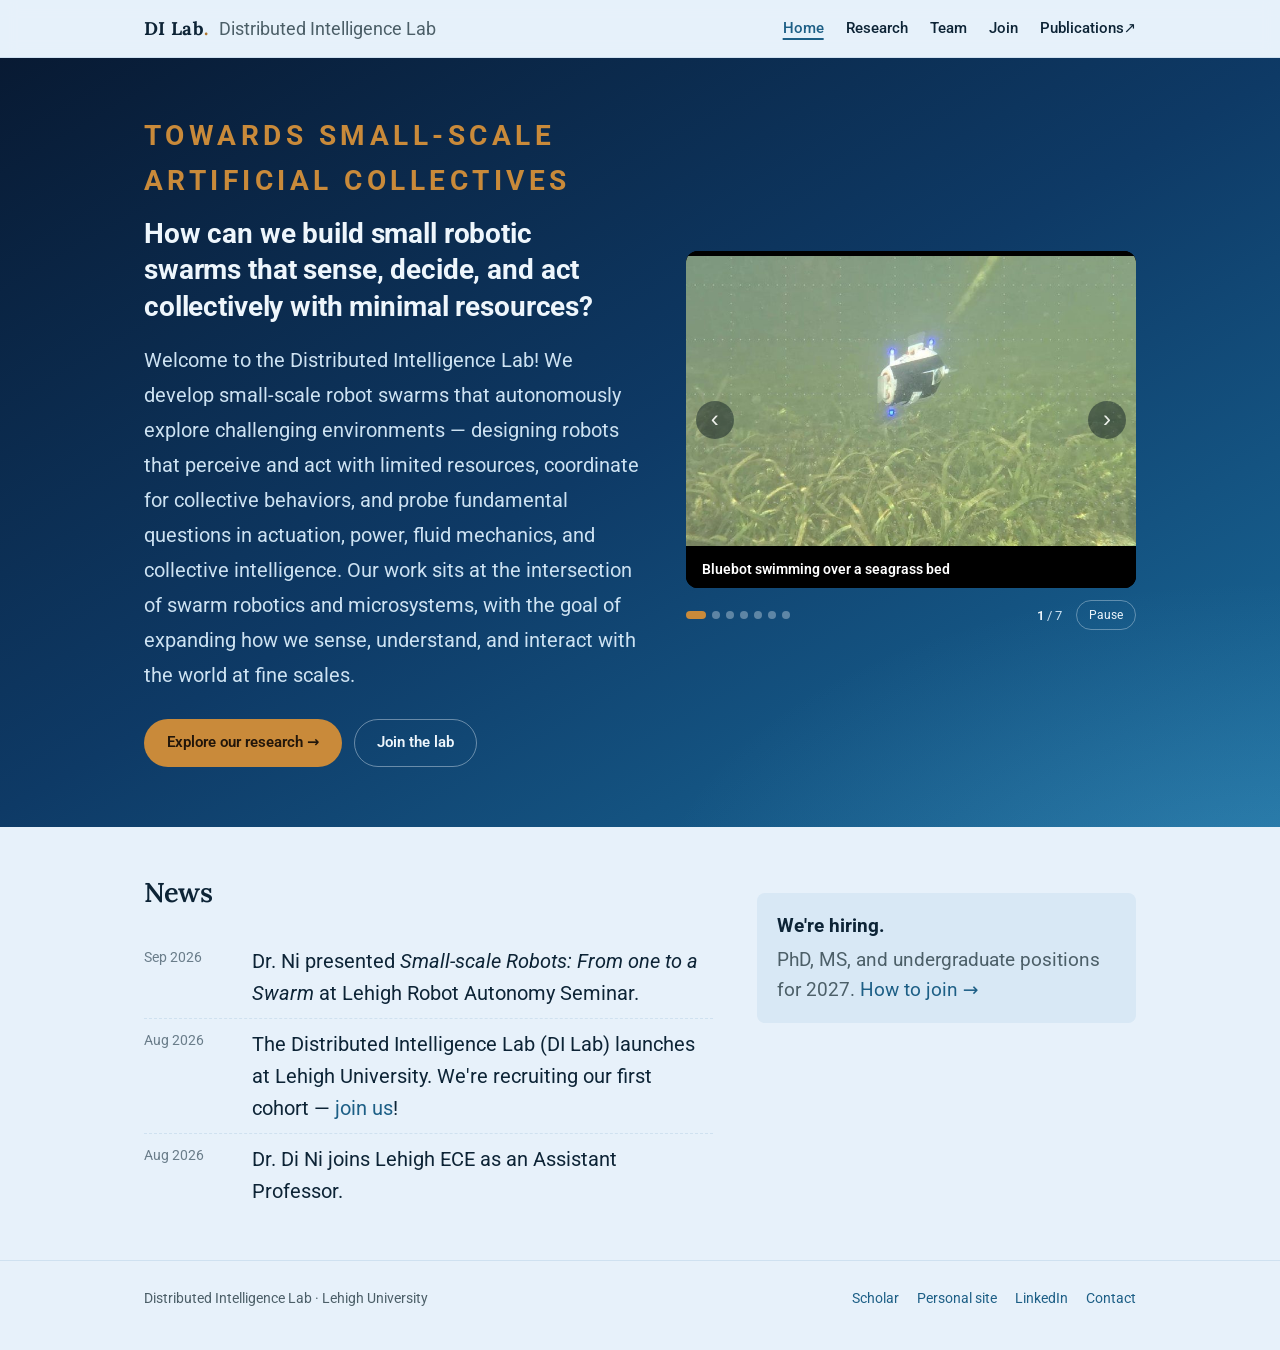
<file: index.html>
<!DOCTYPE html>
<html lang="en">
<head>
<meta charset="UTF-8">
<meta name="viewport" content="width=device-width, initial-scale=1.0">
<title>DI Lab — Lehigh University</title>
<meta name="description" content="The Distributed Intelligence Lab (DI Lab) at Lehigh University builds small, fish-inspired robot swarms that sense, decide, and act collectively with minimal resources.">
<link rel="preconnect" href="https://fonts.googleapis.com">
<link rel="preconnect" href="https://fonts.gstatic.com" crossorigin>
<link rel="stylesheet" href="https://fonts.googleapis.com/css2?family=Lora:ital,wght@0,400..700;1,400..700&family=Roboto:ital,wght@0,400;0,500;0,700;1,400&display=swap">
<link rel="stylesheet" href="styles.css">
<!-- Private visitor stats: https://dilab-lehigh.goatcounter.com -->
<script data-goatcounter="https://dilab-lehigh.goatcounter.com/count" async src="//gc.zgo.at/count.js"></script>
</head>
<body>
<header class="top">
  <div class="wrap">
    <a class="logo" href="index.html"><b>DI Lab<i>.</i></b><span>Distributed Intelligence Lab</span></a>
    <nav class="menu" aria-label="Main">
      <a href="index.html" aria-current="page">Home</a>
      <a href="research.html">Research</a>
      <a href="team.html">Team</a>
      <a href="join.html">Join</a>
      <a href="https://scholar.google.com/citations?hl=en&amp;user=r9lAqFUAAAAJ" target="_blank" rel="noopener">Publications↗</a>
    </nav>
  </div>
</header>

<main>
<div class="hero-band">
  <div class="wrap hero2">
    <div class="hero2-text">
      <!-- <p class="welcome">Welcome to the DI Lab</p> -->
      <span class="eyebrow">Towards small-scale artificial collectives</span>
      <h1>How can we build small robotic swarms that sense, decide, and act collectively with minimal resources?</h1>
      <p>Welcome to the Distributed Intelligence Lab! We develop small-scale robot swarms that autonomously explore challenging environments — designing robots that perceive and act with limited resources, coordinate for collective behaviors, and probe fundamental questions in actuation, power, fluid mechanics, and collective intelligence. Our work sits at the intersection of swarm robotics and microsystems, with the goal of expanding how we sense, understand, and interact with the world at fine scales.</p>
      <div class="hero-ctas">
        <a class="btn btn-primary" href="research.html">Explore our research →</a>
        <a class="btn btn-ghost" href="join.html">Join the lab</a>
      </div>
    </div>
    <div class="carousel" id="carousel" role="region" aria-roledescription="carousel" aria-label="Lab photos">
      <div class="viewport" tabindex="0">
        <div class="track"></div>
        <button type="button" class="arrow prev" aria-label="Previous photo">‹</button>
        <button type="button" class="arrow next" aria-label="Next photo">›</button>
      </div>
      <div class="c-controls">
        <div class="dots"></div>
        <span class="counter" aria-hidden="true"><b>1</b> / 1</span>
        <button type="button" class="playpause" aria-label="Pause slideshow">Pause</button>
      </div>
    </div>
  </div>
</div>

<section>
  <div class="wrap home-cols">
    <div>
      <h2>News</h2>
      <ul class="news">
  <!-- <li><time>Sep 2026</time><span>Dr. Ni will present <em>Towards Small-scale Artificial Collectives</em> at <a href="https://nrifrr-mtg26.org/" target="_blank" rel="noopener">NSF FRR 2026</a>.</span></li> -->
  <li><time>Sep 2026</time><span>Dr. Ni presented <em>Small-scale Robots: From one to a Swarm</em> at Lehigh Robot Autonomy Seminar.</span></li>
  <li><time>Aug 2026</time><span>The Distributed Intelligence Lab (DI Lab) launches at Lehigh University. We're recruiting our first cohort — <a href="join.html">join us</a>!</span></li>
  <li><time>Aug 2026</time><span>Dr. Di Ni joins Lehigh ECE as an Assistant Professor.</span></li>
</ul>
    </div>
    <div>
      <div class="callout"><b>We're hiring.</b><p>PhD, MS, and undergraduate positions for 2027. <a href="join.html">How to join →</a></p></div>
    </div>
  </div>
</section>
</main>

<script src="slideshow/slides.js"></script>
<script>
/* Home-page slideshow. Pictures come from the slideshow/ folder via
   slideshow/slides.json (kept up to date automatically — see README).
   The list below is only a fallback for when that file can't be loaded,
   e.g. when opening index.html straight from your computer. */
(function(){
  var FALLBACK=[{"file": "01 BlueSwarm - a school of vision-guided robot fish.jpg", "title": "BlueSwarm - a school of vision-guided robot fish"}, {"file": "02 From fish schools to robot formations.jpg", "title": "From fish schools to robot formations"}, {"file": "03 Diamond formation tracked by onboard LEDs.jpg", "title": "Diamond formation tracked by onboard LEDs"}, {"file": "04 Robots in the field - rocky shallows.jpg", "title": "Robots in the field - rocky shallows"}, {"file": "05 Swimming over a seagrass bed.jpg", "title": "Swimming over a seagrass bed"}, {"file": "06 Robot view - fisheye camera and depth estimate.jpg", "title": "Robot view - fisheye camera and depth estimate"}, {"file": "07 3D reconstruction of rock and coral.jpg", "title": "3D reconstruction of rock and coral"}, {"file": "08 Mangrove field study.jpg", "title": "Mangrove field study"}, {"file": "09 Hands-on outreach with students.jpg", "title": "Hands-on outreach with students"}];
  var root=document.getElementById('carousel'); if(!root) return;
  var track=root.querySelector('.track'), dotsBox=root.querySelector('.dots'),
      counter=root.querySelector('.counter'), pp=root.querySelector('.playpause'), vp=root.querySelector('.viewport');
  var slides=[], dots=[], n=0, i=0, timer=null, playing=true, hover=false, sig='';
  var reduce=window.matchMedia&&window.matchMedia('(prefers-reduced-motion: reduce)').matches;
  function titleFrom(f){ return f.replace(/\.[^.]+$/,'').replace(/^\d+[\s._-]+/,'').replace(/_/g,' ').trim(); }
  function build(list){
    list=(list||[]).filter(function(s){return s&&s.file;});
    var key=JSON.stringify(list); if(!list.length||key===sig) return; sig=key;
    track.innerHTML=''; dotsBox.innerHTML='';
    n=list.length; i=0;
    list.forEach(function(s,k){
      var t=s.title||titleFrom(s.file);
      var fig=document.createElement('figure'); fig.className='slide';
      fig.setAttribute('role','group'); fig.setAttribute('aria-roledescription','slide'); fig.setAttribute('aria-label',(k+1)+' of '+n);
      var img=document.createElement('img'); img.src='slideshow/'+encodeURIComponent(s.file); img.alt=t; if(k>1) img.loading='lazy';
      var cap=document.createElement('figcaption'); cap.textContent=t;
      fig.appendChild(img); fig.appendChild(cap); track.appendChild(fig);
      var d=document.createElement('button'); d.type='button'; d.className='dot'; d.setAttribute('aria-label','Show slide '+(k+1));
      d.addEventListener('click',function(){ go(k); restart(); }); dotsBox.appendChild(d);
    });
    slides=[].slice.call(track.children); dots=[].slice.call(dotsBox.children);
    root.querySelector('.c-controls').hidden = n<2; root.querySelector('.prev').hidden = n<2; root.querySelector('.next').hidden = n<2;
    go(0); if(playing) start();
  }
  function go(k){
    if(!n) return; i=(k+n)%n; track.style.transform='translateX('+(-100*i)+'%)';
    slides.forEach(function(s,j){ if(j===i) s.removeAttribute('aria-hidden'); else s.setAttribute('aria-hidden','true'); });
    dots.forEach(function(d,j){ if(j===i) d.setAttribute('aria-current','true'); else d.removeAttribute('aria-current'); });
    counter.innerHTML='<b>'+(i+1)+'</b> / '+n;
  }
  function tick(){ if(playing&&!hover&&n>1) go(i+1); }
  function start(){ stop(); timer=setInterval(tick,5000); }
  function stop(){ if(timer) clearInterval(timer); timer=null; }
  function restart(){ if(playing) start(); }
  function setPlaying(p){ playing=p; pp.textContent=p?'Pause':'Play'; pp.setAttribute('aria-label',p?'Pause slideshow':'Play slideshow'); p?start():stop(); }
  root.querySelector('.prev').addEventListener('click',function(){ go(i-1); restart(); });
  root.querySelector('.next').addEventListener('click',function(){ go(i+1); restart(); });
  pp.addEventListener('click',function(){ setPlaying(!playing); });
  root.addEventListener('mouseenter',function(){hover=true;}); root.addEventListener('mouseleave',function(){hover=false;});
  root.addEventListener('focusin',function(){hover=true;}); root.addEventListener('focusout',function(){hover=false;});
  vp.addEventListener('keydown',function(e){ if(e.key==='ArrowLeft'){go(i-1);e.preventDefault();} if(e.key==='ArrowRight'){go(i+1);e.preventDefault();} });
  var x0=null;
  vp.addEventListener('pointerdown',function(e){x0=e.clientX;});
  vp.addEventListener('pointerup',function(e){ if(x0===null) return; var dx=e.clientX-x0; x0=null; if(Math.abs(dx)>40){ go(dx<0?i+1:i-1); restart(); } });
  document.addEventListener('visibilitychange',function(){ if(document.hidden) stop(); else if(playing) start(); });
  playing=!reduce; pp.textContent=playing?'Pause':'Play';
  build(window.DI_SLIDES||FALLBACK);
  try {
    fetch('slideshow/slides.json',{cache:'no-cache'}).then(function(r){ return r.ok?r.json():null; })
      .then(function(list){ if(Array.isArray(list)) build(list); }).catch(function(){});
  } catch(e) {}
})();
</script>

<footer>
  <div class="wrap">
    <span>Distributed Intelligence Lab · Lehigh University</span>
    <nav aria-label="Links">
      <a href="https://scholar.google.com/citations?hl=en&amp;user=r9lAqFUAAAAJ" target="_blank" rel="noopener">Scholar</a>
      <a href="https://di-ni.github.io/" target="_blank" rel="noopener">Personal site</a>
      <a href="https://www.linkedin.com/in/di-ni-7b8401142/" target="_blank" rel="noopener">LinkedIn</a>
      <a href="mailto:din226@lehigh.edu">Contact</a>
    </nav>
  </div>
</footer>
</body>
</html>
</file>
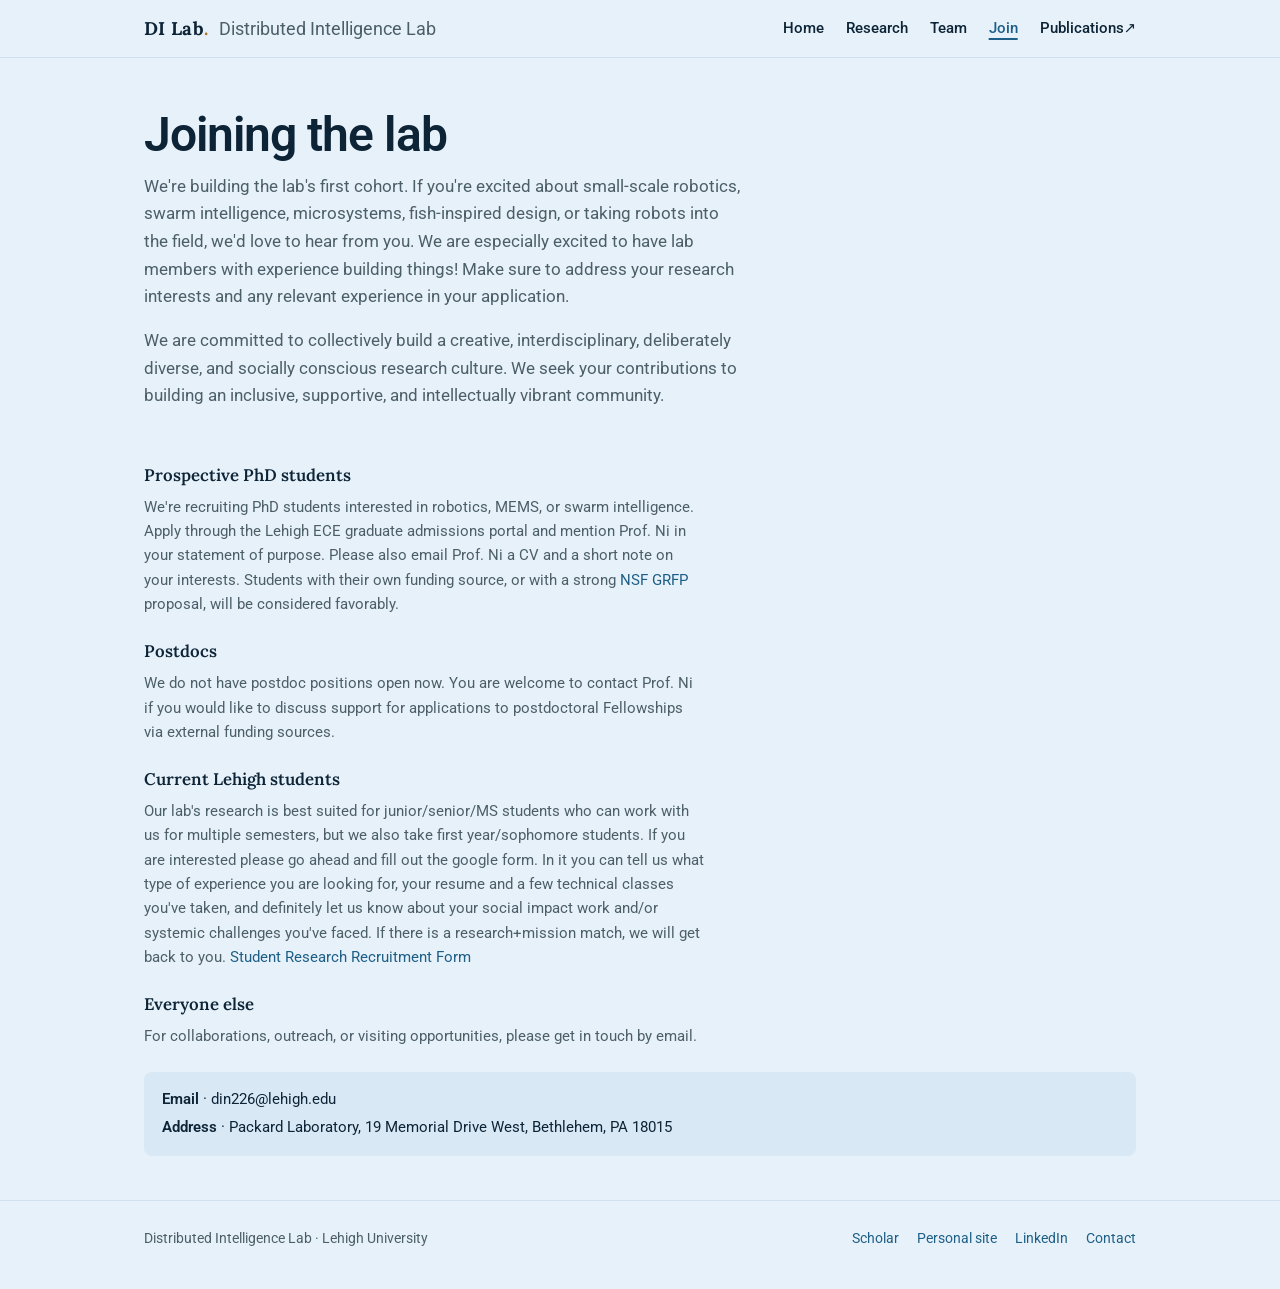
<file: join.html>
<!DOCTYPE html>
<html lang="en">
<head>
<meta charset="UTF-8">
<meta name="viewport" content="width=device-width, initial-scale=1.0">
<title>Join — DI Lab</title>
<meta name="description" content="Open positions for PhD students, postdocs, MS students, and undergraduate researchers in the DI Lab at Lehigh University.">
<link rel="preconnect" href="https://fonts.googleapis.com">
<link rel="preconnect" href="https://fonts.gstatic.com" crossorigin>
<link rel="stylesheet" href="https://fonts.googleapis.com/css2?family=Lora:ital,wght@0,400..700;1,400..700&family=Roboto:ital,wght@0,400;0,500;0,700;1,400&display=swap">
<link rel="stylesheet" href="styles.css">
<!-- Private visitor stats: https://dilab-lehigh.goatcounter.com -->
<script data-goatcounter="https://dilab-lehigh.goatcounter.com/count" async src="//gc.zgo.at/count.js"></script>
</head>
<body>
<header class="top">
  <div class="wrap">
    <a class="logo" href="index.html"><b>DI Lab<i>.</i></b><span>Distributed Intelligence Lab</span></a>
    <nav class="menu" aria-label="Main">
      <a href="index.html">Home</a>
      <a href="research.html">Research</a>
      <a href="team.html">Team</a>
      <a href="join.html" aria-current="page">Join</a>
      <a href="https://scholar.google.com/citations?hl=en&amp;user=r9lAqFUAAAAJ" target="_blank" rel="noopener">Publications↗</a>
    </nav>
  </div>
</header>

<main>
<div class="wrap page-head">
  <h1>Joining the lab</h1>
  <p>We're building the lab's first cohort. If you're excited about small-scale robotics, swarm intelligence, microsystems, fish-inspired design, or taking robots into the field, we'd love to hear from you. We are especially excited to have lab members with experience building things! Make sure to address your research interests and any relevant experience in your application.</p>

  <p style="margin-top:1rem;">We are committed to collectively build a creative, interdisciplinary, deliberately diverse, and socially conscious research culture. We seek your contributions to building an inclusive, supportive, and intellectually vibrant community.</p>
</div>
<section class="join"><div class="wrap">
  <h3>Prospective PhD students</h3>
  <p>We're recruiting PhD students interested in robotics, MEMS, or swarm intelligence. Apply through the Lehigh ECE graduate admissions portal and mention Prof. Ni in your statement of purpose. Please also email Prof. Ni a CV and a short note on your interests. Students with their own funding source, or with a strong <a href="https://www.nsf.gov/funding/initiatives/grfp" target="_blank" rel="noopener">NSF GRFP</a> proposal, will be considered favorably.</p>
  <h3>Postdocs</h3>
  <p>We do not have postdoc positions open now. You are welcome to contact Prof. Ni if you would like to discuss support for applications to postdoctoral Fellowships via external funding sources.</p>
  <h3>Current Lehigh students</h3>
  <p> Our lab's research is best suited for junior/senior/MS students who can work with us for multiple semesters, but we also take first year/sophomore students. If you are interested please go ahead and fill out the google form. In it you can tell us what type of experience you are looking for,  your resume and a few technical classes you've taken, and definitely let us know about your social impact work and/or systemic challenges you've faced. If there is a research+mission match, we will get back to you. 
  <a href="https://docs.google.com/forms/d/e/1FAIpQLSdk87IdOFS1Rc9aH2pOu9WkvhFFjBKFuF7m1qNWjx49hUwrMA/viewform?usp=sharing&ouid=108578651760720903344" target="_blank" rel="noopener">Student Research Recruitment Form</a>
  </p>
  <h3>Everyone else</h3>
  <p>For collaborations, outreach, or visiting opportunities, please get in touch by email.</p>
  <div class="contact">
    <div><strong>Email</strong> · din226@lehigh.edu</div>
    <div><strong>Address</strong> · Packard Laboratory, 19 Memorial Drive West, Bethlehem, PA 18015</div>
  </div>
</div></section>
</main>

<footer>
  <div class="wrap">
    <span>Distributed Intelligence Lab · Lehigh University</span>
    <nav aria-label="Links">
      <a href="https://scholar.google.com/citations?hl=en&amp;user=r9lAqFUAAAAJ" target="_blank" rel="noopener">Scholar</a>
      <a href="https://di-ni.github.io/" target="_blank" rel="noopener">Personal site</a>
      <a href="https://www.linkedin.com/in/di-ni-7b8401142/" target="_blank" rel="noopener">LinkedIn</a>
      <a href="mailto:din226@lehigh.edu">Contact</a>
    </nav>
  </div>
</footer>
</body>
</html>
</file>
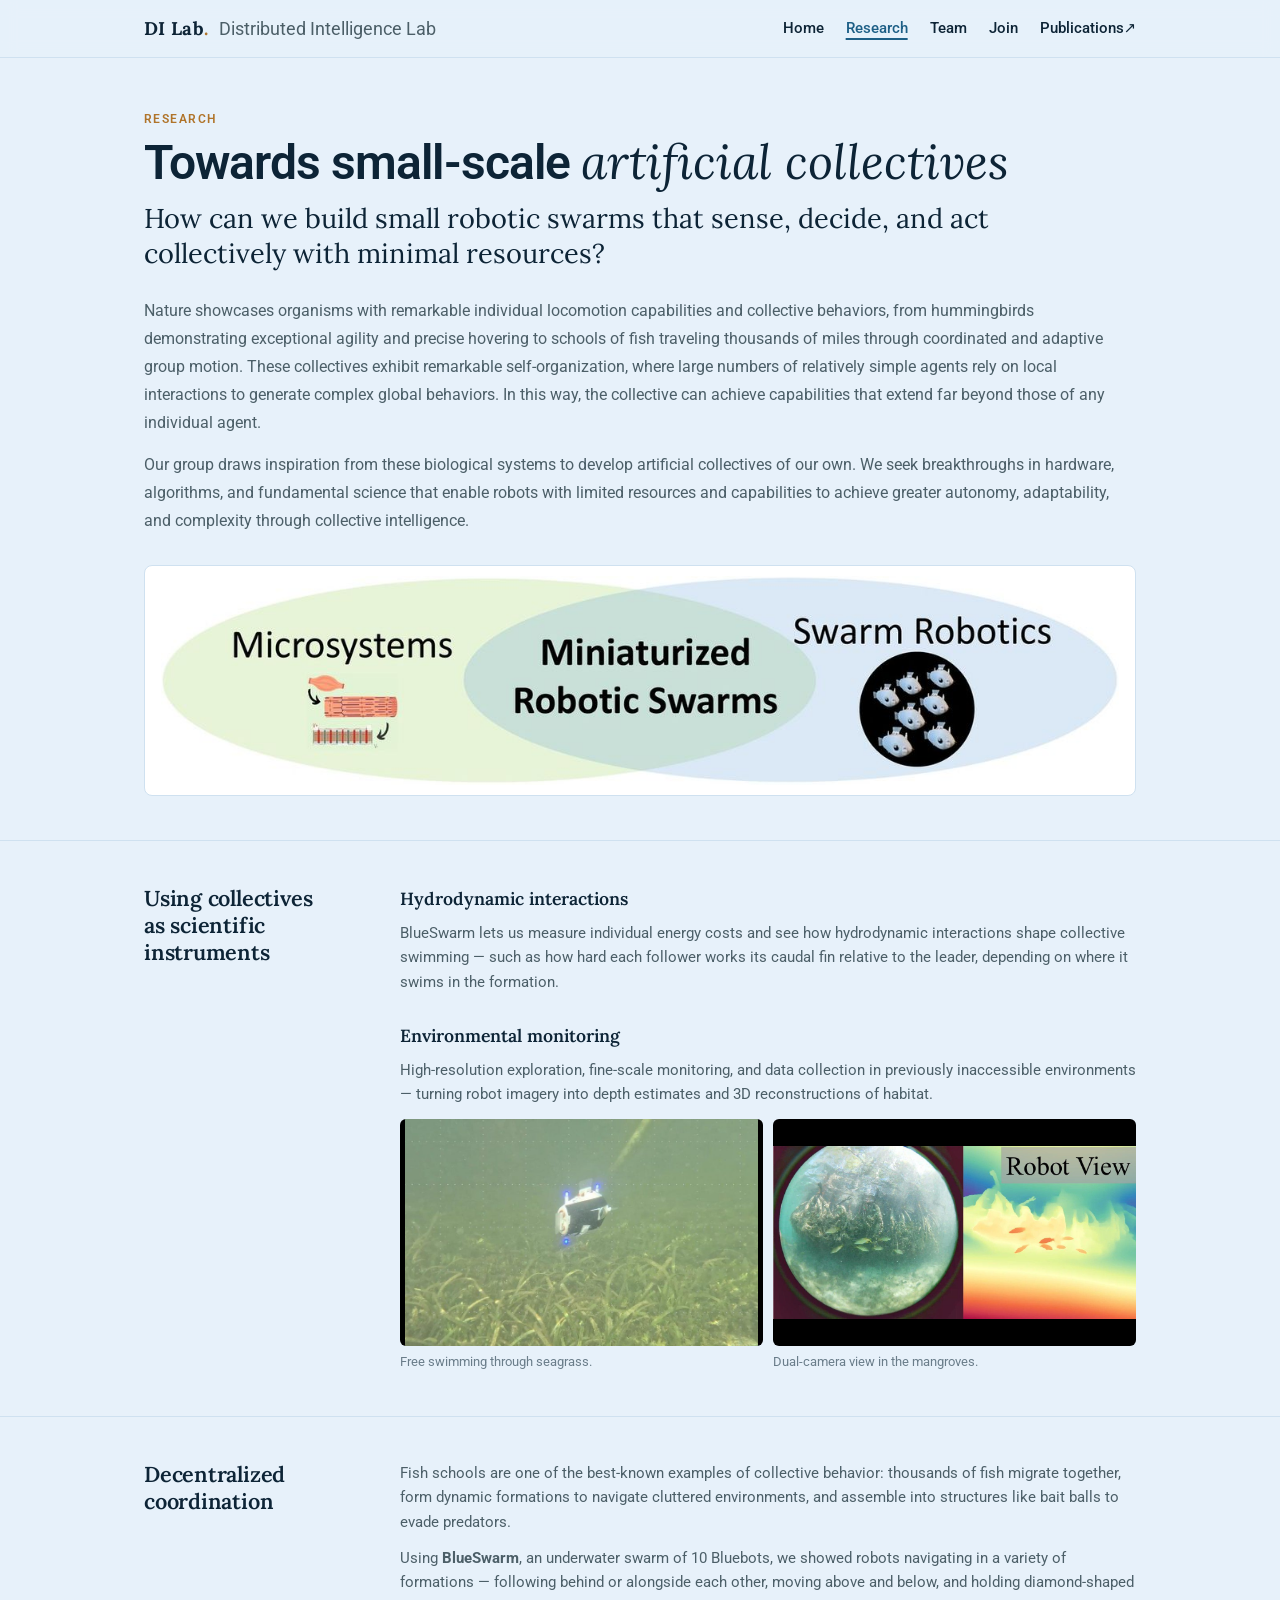
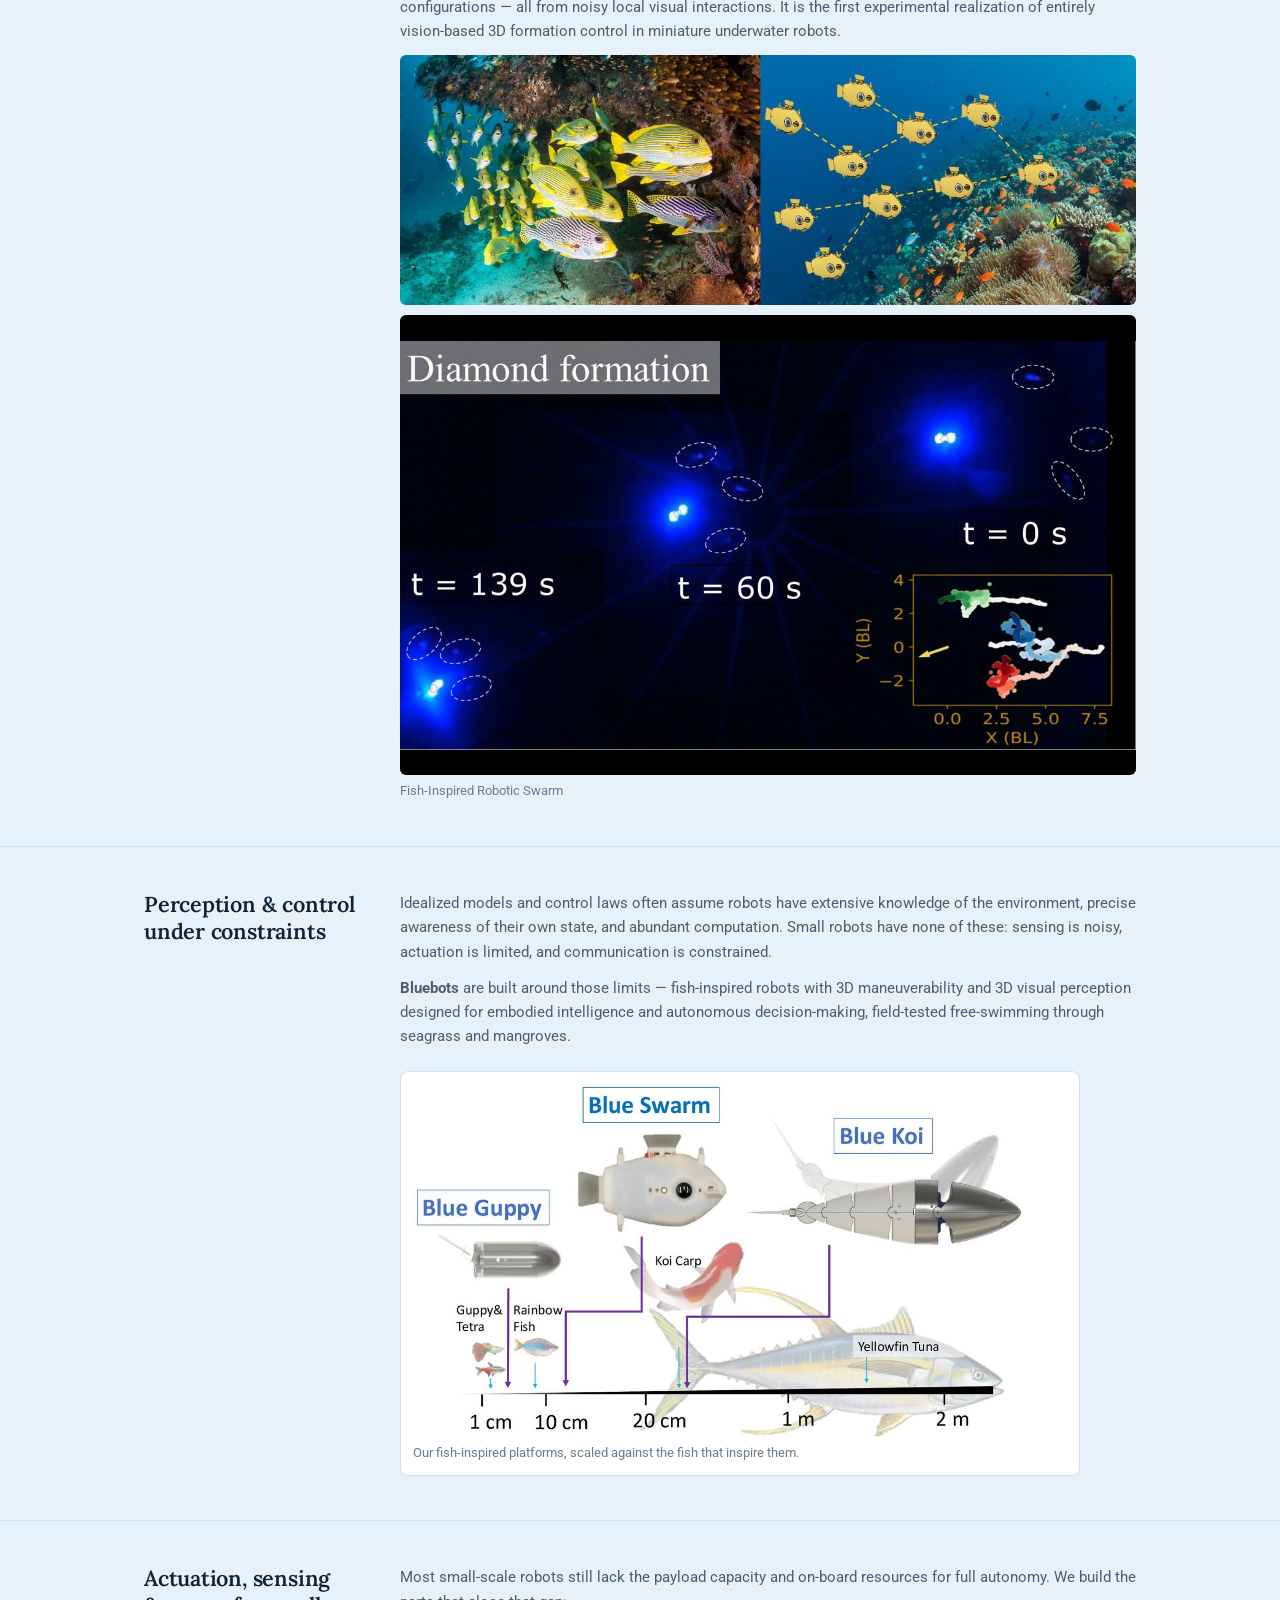
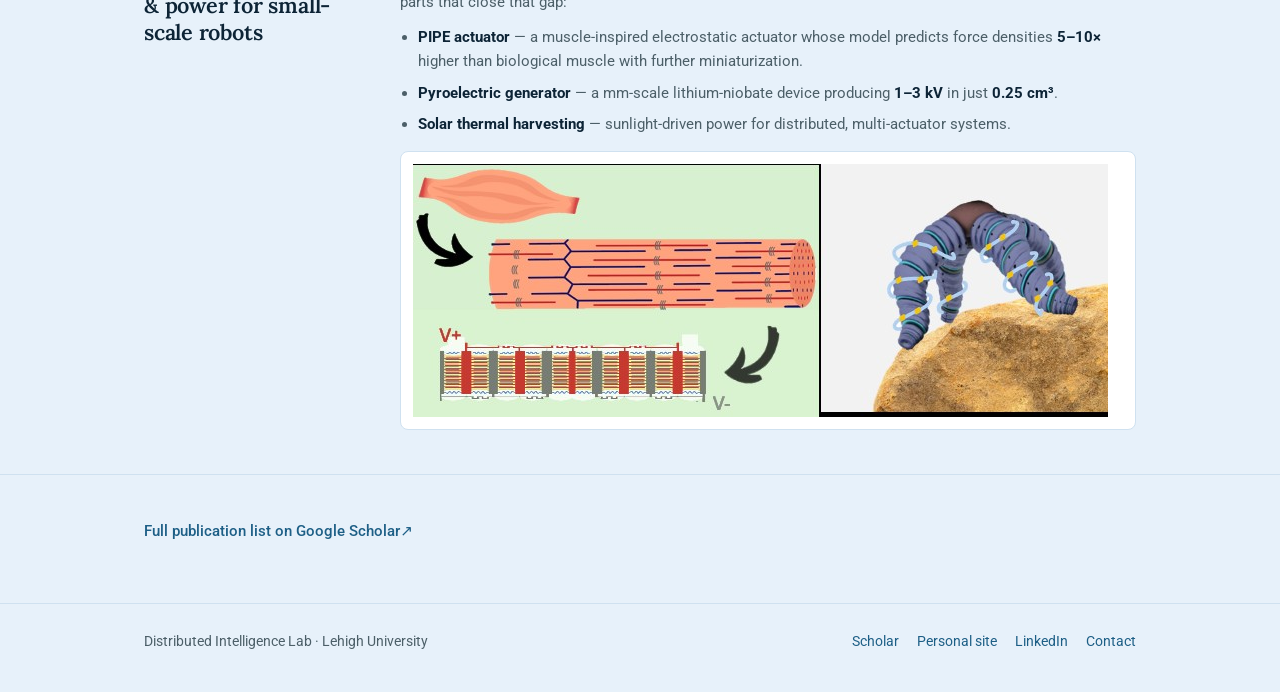
<file: research.html>
<!DOCTYPE html>
<html lang="en">
<head>
<meta charset="UTF-8">
<meta name="viewport" content="width=device-width, initial-scale=1.0">
<title>Research — DI Lab</title>
<meta name="description" content="DI Lab research: from millimeter-scale actuators and power, to single fish-inspired robots, to swarms, to what swarms reveal about the natural world.">
<link rel="preconnect" href="https://fonts.googleapis.com">
<link rel="preconnect" href="https://fonts.gstatic.com" crossorigin>
<link rel="stylesheet" href="https://fonts.googleapis.com/css2?family=Lora:ital,wght@0,400..700;1,400..700&family=Roboto:ital,wght@0,400;0,500;0,700;1,400&display=swap">
<link rel="stylesheet" href="styles.css">
<!-- Private visitor stats: https://dilab-lehigh.goatcounter.com -->
<script data-goatcounter="https://dilab-lehigh.goatcounter.com/count" async src="//gc.zgo.at/count.js"></script>
</head>
<body>
<header class="top">
  <div class="wrap">
    <a class="logo" href="index.html"><b>DI Lab<i>.</i></b><span>Distributed Intelligence Lab</span></a>
    <nav class="menu" aria-label="Main">
      <a href="index.html">Home</a>
      <a href="research.html" aria-current="page">Research</a>
      <a href="team.html">Team</a>
      <a href="join.html">Join</a>
      <a href="https://scholar.google.com/citations?hl=en&amp;user=r9lAqFUAAAAJ" target="_blank" rel="noopener">Publications↗</a>
    </nav>
  </div>
</header>

<main>
<div class="wrap page-head rq"><span class="eyebrow-l">Research</span><h1>Towards small-scale <em>artificial collectives</em></h1><p>How can we build small robotic swarms that sense, decide, and act collectively with minimal resources?</p></div>
<section><div class="wrap">
  <div class="intro-block"><p class="intro-full">Nature showcases organisms with remarkable individual locomotion capabilities and collective behaviors, from hummingbirds demonstrating exceptional agility and precise hovering to schools of fish traveling thousands of miles through coordinated and adaptive group motion. These collectives exhibit remarkable self-organization, where large numbers of relatively simple agents rely on local interactions to generate complex global behaviors. In this way, the collective can achieve capabilities that extend far beyond those of any individual agent.</p>
<p class="intro-full">Our group draws inspiration from these biological systems to develop artificial collectives of our own. We seek breakthroughs in hardware, algorithms, and fundamental science that enable robots with limited resources and capabilities to achieve greater autonomy, adaptability, and complexity through collective intelligence.</p></div>
  <figure class="venn-wide"><img src="img/vision-venn.jpg" alt="Venn diagram: Microsystems and Swarm Robotics overlap in Miniaturized Robotic Swarms"></figure>
</div></section>

<section class="level" id="reveal"><div class="wrap lv">
  <div class="lv-label"><h2>Using collectives as scientific instruments</h2></div>
  <div class="lv-body">
    <h3>Hydrodynamic interactions</h3>
    <p>BlueSwarm lets us measure individual energy costs and see how hydrodynamic interactions shape collective swimming — such as how hard each follower works its caudal fin relative to the leader, depending on where it swims in the formation.</p>
    <h3 style="margin-top:28px">Environmental monitoring</h3>
    <p>High-resolution exploration, fine-scale monitoring, and data collection in previously inaccessible environments — turning robot imagery into depth estimates and 3D reconstructions of habitat.</p>
    <div class="figs"><div class="pair"><figure><video class="vid" autoplay muted loop playsinline preload="metadata" poster="img/field-robot-2.jpg" aria-label="Video of a Bluebot swimming over seagrass"><source src="https://di-ni.github.io/images/bluebot_free_swimming_seagrass_trimmed.mp4" type="video/mp4"></video><figcaption>Free swimming through seagrass.</figcaption></figure><figure><video class="vid" autoplay muted loop playsinline preload="metadata" poster="img/robot-view.jpg" aria-label="Dual-camera video recorded by a robot in the mangroves"><source src="https://di-ni.github.io/images/Di-research%20video%20dualcamera%20mangrove%20low%20res.mp4" type="video/mp4"></video><figcaption>Dual-camera view in the mangroves.</figcaption></figure></div></div>
  </div>
</div></section>

<section class="level" id="swarm"><div class="wrap lv">
  <div class="lv-label"><h2>Decentralized coordination</h2></div>
  <div class="lv-body"><p>Fish schools are one of the best-known examples of collective behavior: thousands of fish migrate together, form dynamic formations to navigate cluttered environments, and assemble into structures like bait balls to evade predators.</p>
<p>Using <strong>BlueSwarm</strong>, an underwater swarm of 10 Bluebots, we showed robots navigating in a variety of formations — following behind or alongside each other, moving above and below, and holding diamond-shaped configurations — all from noisy local visual interactions. It is the first experimental realization of entirely vision-based 3D formation control in miniature underwater robots.</p><div class="figs"><img class="photo" src="img/fish-vs-robots.jpg" alt="Fish school next to robots in formation"><figure><video class="vid" autoplay muted loop playsinline preload="metadata" poster="img/diamond-formation.jpg" aria-label="Video of robots swimming in a diamond formation"><source src="https://di-ni.github.io/images/diamond_x8.mp4" type="video/mp4"></video><figcaption>Fish-Inspired Robotic Swarm</figcaption></figure></div></div>
</div></section>

<section class="level" id="robot"><div class="wrap lv">
  <div class="lv-label"><h2>Perception &amp; control under constraints</h2></div>
  <div class="lv-body"><p>Idealized models and control laws often assume robots have extensive knowledge of the environment, precise awareness of their own state, and abundant computation. Small robots have none of these: sensing is noisy, actuation is limited, and communication is constrained.</p>
<p><strong>Bluebots</strong> are built around those limits — fish-inspired robots with 3D maneuverability and 3D visual perception designed for embodied intelligence and autonomous decision-making, field-tested free-swimming through seagrass and mangroves.</p>
  <figure class="plate" style="margin-top:22px;max-width:680px"><img src="img/platforms-scale.jpg" alt="Blue Guppy, Blue Swarm and Blue Koi robots on a 1 cm to 2 m scale alongside real fish"><figcaption>Our fish-inspired platforms, scaled against the fish that inspire them.</figcaption></figure></div>
</div></section>

<section class="level" id="parts"><div class="wrap lv">
  <div class="lv-label"><h2>Actuation, sensing &amp; power for small-scale robots</h2></div>
  <div class="lv-body"><p>Most small-scale robots still lack the payload capacity and on-board resources for full autonomy. We build the parts that close that gap:</p>
<ul class="facts">
  <li><b>PIPE actuator</b> — a muscle-inspired electrostatic actuator whose model predicts force densities <b>5–10×</b> higher than biological muscle with further miniaturization.</li>
  <li><b>Pyroelectric generator</b> — a mm-scale lithium-niobate device producing <b>1–3 kV</b> in just <b>0.25 cm³</b>.</li>
  <li><b>Solar thermal harvesting</b> — sunlight-driven power for distributed, multi-actuator systems.</li>
</ul><figure class="plate"><img src="img/pipe-actuator.jpg" alt="Left: muscle tissue and its fiber structure translated into a layered electrostatic actuator between V+ and V− electrodes. Right: a soft, segmented robot wrapped in actuator coils, climbing over a rock."></figure></div>
</div></section>
<section><div class="wrap"><p class="more-link" style="margin-top:0"><a href="https://scholar.google.com/citations?hl=en&amp;user=r9lAqFUAAAAJ" target="_blank" rel="noopener">Full publication list on Google Scholar↗</a></p></div></section>
</main>
<script>
(function(){ if(window.matchMedia && matchMedia('(prefers-reduced-motion: reduce)').matches){
  document.querySelectorAll('video.vid').forEach(function(v){ v.removeAttribute('autoplay'); v.pause(); v.controls=true; }); } })();
</script>

<footer>
  <div class="wrap">
    <span>Distributed Intelligence Lab · Lehigh University</span>
    <nav aria-label="Links">
      <a href="https://scholar.google.com/citations?hl=en&amp;user=r9lAqFUAAAAJ" target="_blank" rel="noopener">Scholar</a>
      <a href="https://di-ni.github.io/" target="_blank" rel="noopener">Personal site</a>
      <a href="https://www.linkedin.com/in/di-ni-7b8401142/" target="_blank" rel="noopener">LinkedIn</a>
      <a href="mailto:din226@lehigh.edu">Contact</a>
    </nav>
  </div>
</footer>
</body>
</html>
</file>
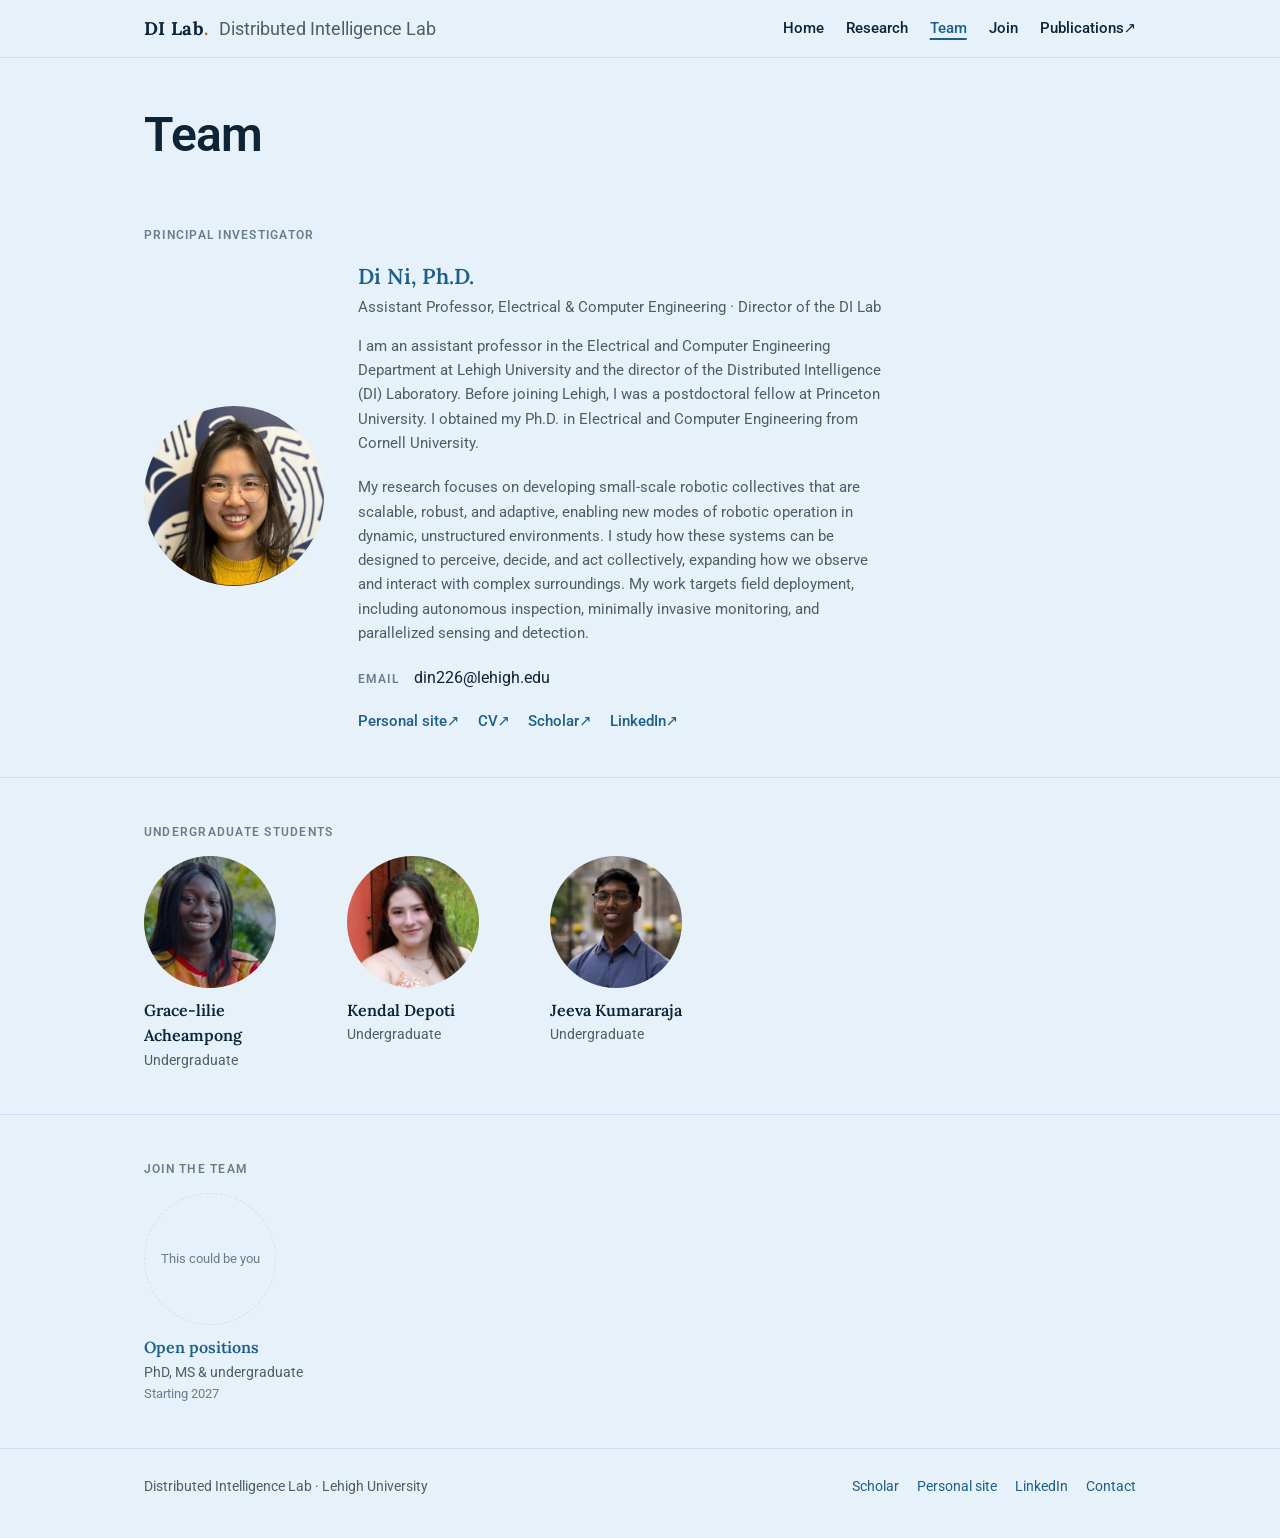
<file: team.html>
<!DOCTYPE html>
<html lang="en">
<head>
<meta charset="UTF-8">
<meta name="viewport" content="width=device-width, initial-scale=1.0">
<title>Team — DI Lab</title>
<meta name="description" content="Meet Prof. Di Ni and the DI Lab team at Lehigh University.">
<link rel="preconnect" href="https://fonts.googleapis.com">
<link rel="preconnect" href="https://fonts.gstatic.com" crossorigin>
<link rel="stylesheet" href="https://fonts.googleapis.com/css2?family=Lora:ital,wght@0,400..700;1,400..700&family=Roboto:ital,wght@0,400;0,500;0,700;1,400&display=swap">
<link rel="stylesheet" href="styles.css">
<!-- Private visitor stats: https://dilab-lehigh.goatcounter.com -->
<script data-goatcounter="https://dilab-lehigh.goatcounter.com/count" async src="//gc.zgo.at/count.js"></script>
</head>
<body>
<header class="top">
  <div class="wrap">
    <a class="logo" href="index.html"><b>DI Lab<i>.</i></b><span>Distributed Intelligence Lab</span></a>
    <nav class="menu" aria-label="Main">
      <a href="index.html">Home</a>
      <a href="research.html">Research</a>
      <a href="team.html" aria-current="page">Team</a>
      <a href="join.html">Join</a>
      <a href="https://scholar.google.com/citations?hl=en&amp;user=r9lAqFUAAAAJ" target="_blank" rel="noopener">Publications↗</a>
    </nav>
  </div>
</header>

<main>
<div class="wrap page-head"><h1>Team</h1></div>
<section><div class="wrap">
  <p class="group-title">Principal Investigator</p>
  <div class="pi">
    <img src="img/headshot.jpg" alt="Portrait of Di Ni">
    <div>
      <h3><a href="https://di-ni.github.io/" target="_blank" rel="noopener">Di Ni, Ph.D.</a></h3>
      <p class="role">Assistant Professor, Electrical &amp; Computer Engineering · Director of the DI Lab</p>
      <p class="bio">I am an assistant professor in the Electrical and Computer Engineering Department at Lehigh University and the director of the Distributed Intelligence (DI) Laboratory. Before joining Lehigh, I was a postdoctoral fellow at Princeton University. I obtained my Ph.D. in Electrical and Computer Engineering from Cornell University.</p>
      <p class="bio">My research focuses on developing small-scale robotic collectives that are scalable, robust, and adaptive, enabling new modes of robotic operation in dynamic, unstructured environments. I study how these systems can be designed to perceive, decide, and act collectively, expanding how we observe and interact with complex surroundings. My work targets field deployment, including autonomous inspection, minimally invasive monitoring, and parallelized sensing and detection.</p>
      <p class="pi-email"><span>Email</span> din226@lehigh.edu</p>
      <div class="links-row">
        <a href="https://di-ni.github.io/" target="_blank" rel="noopener">Personal site↗</a>
        <a href="https://di-ni.github.io/cv/" target="_blank" rel="noopener">CV↗</a>
        <a href="https://scholar.google.com/citations?hl=en&amp;user=r9lAqFUAAAAJ" target="_blank" rel="noopener">Scholar↗</a>
        <a href="https://www.linkedin.com/in/di-ni-7b8401142/" target="_blank" rel="noopener">LinkedIn↗</a>
      </div>
    </div>
  </div>
</div></section>
<section><div class="wrap">
  <p class="group-title">Undergraduate Students</p>
  <div class="people">
    <div class="person"><img src="img/team-grace-lilie-acheampong.jpg" alt="Portrait of Grace-lilie Acheampong"><h3>Grace-lilie Acheampong</h3><p class="role">Undergraduate</p></div>
    <div class="person"><img src="img/team-kendal-depoti.jpg" alt="Portrait of Kendal Depoti"><h3>Kendal Depoti</h3><p class="role">Undergraduate</p></div>
    <div class="person"><img src="img/team-jeeva-kumararaja.jpg" alt="Portrait of Jeeva Kumararaja"><h3>Jeeva Kumararaja</h3><p class="role">Undergraduate</p></div>
  </div>
</div></section>
<section><div class="wrap">
  <p class="group-title">Join the team</p>
  <div class="people">
    <div class="person"><div class="opening">This could be you</div><h3><a href="join.html">Open positions</a></h3><p class="role">PhD, MS &amp; undergraduate</p><p class="aff">Starting 2027</p></div>
  </div>
</div></section>
</main>

<footer>
  <div class="wrap">
    <span>Distributed Intelligence Lab · Lehigh University</span>
    <nav aria-label="Links">
      <a href="https://scholar.google.com/citations?hl=en&amp;user=r9lAqFUAAAAJ" target="_blank" rel="noopener">Scholar</a>
      <a href="https://di-ni.github.io/" target="_blank" rel="noopener">Personal site</a>
      <a href="https://www.linkedin.com/in/di-ni-7b8401142/" target="_blank" rel="noopener">LinkedIn</a>
      <a href="mailto:din226@lehigh.edu">Contact</a>
    </nav>
  </div>
</footer>
</body>
</html>
</file>
<file: styles.css>
:root{
  --bg:#e7f1fa; --ink:#0d2436; --sub:#4c5f68; --faint:#6a7d8a; --line:#cfe1f0;
  --link:#1d5f86; --accent:#b0742a; --plate:#ffffff; --chip:#d8e8f5;
  --sans:Roboto,system-ui,-apple-system,"Segoe UI",sans-serif;
  --serif:Lora,Georgia,"Times New Roman",serif;
}
@media (prefers-color-scheme: dark){
  :root:not([data-theme="light"]){
    color-scheme:dark;
    --bg:#071620; --ink:#eef5f3; --sub:#9db0ac; --faint:#7d9290; --line:#1a3245;
    --link:#7fb8da; --accent:#d9a15e; --plate:#f3f6f8; --chip:#0d1f2c;
  }
}
:root[data-theme="dark"]{
  color-scheme:dark;
  --bg:#071620; --ink:#eef5f3; --sub:#9db0ac; --faint:#7d9290; --line:#1a3245;
  --link:#7fb8da; --accent:#d9a15e; --plate:#f3f6f8; --chip:#0d1f2c;
}
*{box-sizing:border-box;}
html{scroll-behavior:smooth;}
body{margin:0;background:var(--bg);color:var(--ink);font-family:var(--sans);font-size:16px;line-height:1.6;}
img{max-width:100%;display:block;}
a{color:var(--link);text-decoration:none;}
a:hover{text-decoration:underline;text-underline-offset:3px;}
a:focus-visible{outline:2px solid var(--link);outline-offset:3px;border-radius:3px;}
.wrap{max-width:1040px;margin:0 auto;padding-left:24px;padding-right:24px;}
@media (max-width:600px){.wrap{padding-left:16px;padding-right:16px;}}

/* header */
header.top{position:sticky;top:env(safe-area-inset-top,0px);z-index:20;background:color-mix(in srgb,var(--bg) 92%,transparent);backdrop-filter:blur(8px);border-bottom:1px solid var(--line);}
.top .wrap{display:flex;align-items:center;justify-content:space-between;gap:10px 24px;flex-wrap:wrap;padding-block:14px;}
.logo{color:var(--ink);display:flex;align-items:baseline;gap:10px;}
.logo:hover{text-decoration:none;}
.logo b{font-family:var(--serif);font-weight:700;font-size:1.15rem;letter-spacing:.02em;}
.logo b i{font-style:normal;color:var(--accent);}
.logo span{font-size:1.15rem;color:var(--sub);}
@media (max-width:600px){.logo span{display:none;}}
nav.menu{display:flex;gap:6px 22px;flex-wrap:wrap;font-size:.92rem;font-weight:500;}
nav.menu a{color:var(--ink);}
nav.menu a:hover{color:var(--link);}

/* hero */
.hero{padding-block:64px 36px;}
.hero-grid{display:grid;grid-template-columns:1.3fr .7fr;gap:40px;align-items:center;}
@media (max-width:760px){.hero-grid{grid-template-columns:1fr;gap:24px;}.hero{padding-block:40px 24px;}}
.hero h1{font-family:var(--serif);font-weight:600;font-size:clamp(2.3rem,5.4vw,3.9rem);line-height:1.02;letter-spacing:-.02em;margin:0 0 20px;text-wrap:balance;}
.hero h1 em{font-family:var(--serif);font-weight:400;font-style:italic;letter-spacing:0;}
.hero .tag{font-size:1.18rem;color:var(--sub);margin:0 0 18px;max-width:38ch;}
.hero .more{font-size:.95rem;font-weight:500;}
.mascot{border-radius:50%;aspect-ratio:1;max-width:280px;width:100%;object-fit:cover;justify-self:end;background:#000;}
@media (max-width:760px){.mascot{justify-self:start;max-width:180px;}}
.collage{display:grid;grid-template-columns:2fr 1fr 1fr 1.4fr;gap:6px;margin-top:40px;height:200px;}
.collage img{width:100%;height:100%;object-fit:cover;border-radius:6px;}
@media (max-width:600px){.collage{grid-template-columns:1fr 1fr;height:auto;}.collage img{height:120px;}}

/* sections */
section{padding-block:44px;border-top:1px solid var(--line);scroll-margin-top:60px;}
h2{font-family:var(--serif);font-weight:600;font-size:1.7rem;letter-spacing:-.01em;margin:0 0 22px;}
h3{font-family:var(--serif);font-weight:600;font-size:1.05rem;margin:0;}
.lede{color:var(--sub);max-width:66ch;margin:0 0 26px;}

/* news */
ul.news{list-style:none;margin:0;padding:0;}
ul.news li{font-size:1.25rem;display:grid;grid-template-columns:92px 1fr;gap:16px;padding-block:9px;border-bottom:1px dashed var(--line);}
ul.news li:last-child{border-bottom:none;}
ul.news time{color:var(--faint);font-size:.9rem;font-variant-numeric:tabular-nums;padding-top:1px;}
ul.news .tbd{font-size:.72rem;color:var(--accent);font-weight:600;margin-left:6px;}

/* research */
.vision{display:grid;grid-template-columns:1fr 1.1fr;gap:32px;align-items:center;margin-bottom:34px;}
@media (max-width:760px){.vision{grid-template-columns:1fr;gap:18px;}}
.vision blockquote{margin:0;font-family:var(--serif);font-size:clamp(1.5rem,2.8vw,2rem);line-height:1.25;}
.vision blockquote + p{color:var(--sub);margin:14px 0 0;font-size:.95rem;}
.plate{background:var(--plate);border:1px solid var(--line);border-radius:8px;padding:12px;}
figure{margin:0;}
figcaption{font-size:.8rem;color:var(--faint);margin-top:6px;}
.thrusts{display:grid;grid-template-columns:repeat(3,1fr);gap:26px;margin-block:10px 34px;}
@media (max-width:760px){.thrusts{grid-template-columns:1fr;}}
.thrust img{width:100%;aspect-ratio:3/2;object-fit:cover;border-radius:6px;margin-bottom:12px;}
.thrust img.contain{object-fit:contain;background:var(--plate);border:1px solid var(--line);padding:8px;}
.thrust .n{font-family:var(--serif);font-style:italic;color:var(--accent);font-size:1.05rem;}
.thrust p{color:var(--sub);font-size:.92rem;margin:6px 0 0;}
.platforms{display:grid;grid-template-columns:1.15fr 1fr;gap:32px;align-items:center;}
@media (max-width:760px){.platforms{grid-template-columns:1fr;gap:18px;}}
dl.plat{margin:10px 0 0;}
dl.plat div{display:grid;grid-template-columns:104px 1fr;gap:12px;padding-block:8px;border-top:1px solid var(--line);font-size:.92rem;}
dl.plat dt{font-weight:600;}
dl.plat dd{margin:0;color:var(--sub);}
.impact{margin-top:34px;display:grid;grid-template-columns:repeat(3,1fr);gap:22px;}
@media (max-width:760px){.impact{grid-template-columns:1fr;gap:14px;}}
.impact p{font-size:.9rem;color:var(--sub);margin:4px 0 0;}
.more-link{margin-top:22px;font-size:.95rem;font-weight:500;}

/* team */
.group-title{font-size:.78rem;letter-spacing:.1em;text-transform:uppercase;color:var(--faint);font-weight:600;margin:0 0 14px;}
.group + .group{margin-top:30px;}
.people{display:grid;grid-template-columns:repeat(auto-fill,minmax(170px,1fr));gap:24px;}
.person img{width:132px;height:132px;border-radius:50%;object-fit:cover;margin-bottom:10px;}
.person .role{font-size:.88rem;color:var(--sub);margin:2px 0 0;line-height:1.4;}
.person .aff{font-size:.84rem;color:var(--faint);margin:0;}
.opening{width:132px;height:132px;border-radius:50%;border:1.5px dashed var(--line);display:flex;align-items:center;justify-content:center;color:var(--faint);font-size:.8rem;text-align:center;margin-bottom:10px;padding:14px;line-height:1.3;}
.pi-bio{color:var(--sub);font-size:.93rem;max-width:68ch;margin:18px 0 0;}

/* gallery strip */
.gallery{display:grid;grid-template-columns:repeat(3,1fr);gap:8px;}
@media (max-width:600px){.gallery{grid-template-columns:repeat(2,1fr);}}
.gallery figure{position:relative;aspect-ratio:4/3;overflow:hidden;border-radius:6px;background:#0d2436;max-width:100%;}
.gallery img{width:100%;height:100%;object-fit:cover;}
.gallery figcaption{position:absolute;inset:auto 0 0 0;margin:0;padding:18px 10px 7px;font-size:.75rem;color:#fff;background:linear-gradient(to top,rgba(0,0,0,.62),transparent);}

/* join */
.join h3{margin-top:22px;}
.join h3:first-of-type{margin-top:0;}
.join p{color:var(--sub);max-width:70ch;margin:6px 0 0;font-size:.95rem;}
.contact{margin-top:24px;background:var(--chip);border-radius:8px;padding:16px 18px;font-size:.92rem;display:grid;gap:4px;}
.contact strong{font-weight:600;color:var(--ink);}

footer{border-top:1px solid var(--line);padding-block:26px 40px;font-size:.88rem;color:var(--sub);}
footer .wrap{display:flex;justify-content:space-between;gap:10px 24px;flex-wrap:wrap;}
footer nav{display:flex;gap:18px;flex-wrap:wrap;}
@media (prefers-reduced-motion: reduce){html{scroll-behavior:auto;}}

/* ---- multi-page additions ---- */
nav.menu a[aria-current="page"]{color:var(--link);text-decoration:underline;text-underline-offset:5px;text-decoration-thickness:1.5px;}
.page-head{padding-block:52px 8px;}
.page-head h1{font-weight:600;font-size:clamp(2rem,4.4vw,3rem);letter-spacing:-.02em;line-height:1.05;margin:0 0 12px;}
.page-head h1 em{font-family:var(--serif);font-weight:400;font-style:italic;letter-spacing:0;}
.page-head p{color:var(--sub);font-size:1.08rem;max-width:60ch;margin:0;}
.page-head + section{border-top:none;}
.see-all{margin-top:14px;font-size:.95rem;font-weight:500;}
.home-cols{display:grid;grid-template-columns:1.5fr 1fr;gap:44px;}
@media (max-width:760px){.home-cols{grid-template-columns:1fr;gap:28px;}}
.home-thrusts{list-style:none;margin:0;padding:0;}
.home-thrusts li{padding-block:10px;border-bottom:1px dashed var(--line);}
.home-thrusts li:last-child{border-bottom:none;}
.home-thrusts .n{font-family:var(--serif);font-style:italic;color:var(--accent);margin-right:6px;}
.home-thrusts p{margin:2px 0 0;color:var(--sub);font-size:.9rem;}
.callout{background:var(--chip);border-radius:8px;padding:18px 20px;margin-top:22px;font-size:1.175rem;}
.callout p{margin:4px 0 0;color:var(--sub);}
/* research detail */
.rblock{display:grid;grid-template-columns:1fr 1.25fr;gap:34px;padding-block:30px;border-top:1px solid var(--line);scroll-margin-top:70px;}
.rblock:first-of-type{border-top:none;padding-top:0;}
@media (max-width:760px){.rblock{grid-template-columns:1fr;gap:18px;}}
.rblock .n{font-family:var(--serif);font-style:italic;color:var(--accent);font-size:1.3rem;}
.rblock h3{font-size:1.3rem;margin:2px 0 10px;}
.rblock p{color:var(--sub);font-size:.95rem;margin:0 0 12px;max-width:62ch;}
.figs{display:grid;gap:10px;}
.figs .pair{display:grid;grid-template-columns:1fr 1fr;gap:10px;}
@media (max-width:520px){.figs .pair{grid-template-columns:1fr;}}
.figs img.photo{width:100%;border-radius:6px;}
.figs .pair img.photo{height:100%;object-fit:cover;}
.data-wrap{overflow-x:auto;margin-top:6px;}
table.caudal{border-collapse:collapse;width:100%;min-width:260px;font-size:.9rem;font-variant-numeric:tabular-nums;}
table.caudal th,table.caudal td{text-align:left;padding:7px 8px;border-bottom:1px solid var(--line);}
table.caudal th{font-size:.72rem;letter-spacing:.08em;text-transform:uppercase;color:var(--faint);font-weight:600;}
table.caudal td.v{text-align:right;font-weight:600;width:30%;}
.bar-track{display:block;background:var(--line);border-radius:2px;margin-top:5px;}
.bar{display:block;height:4px;border-radius:2px;background:var(--link);}
.bg-list{display:grid;grid-template-columns:repeat(3,1fr);gap:26px;}
@media (max-width:760px){.bg-list{grid-template-columns:1fr;}}
.bg-list p{color:var(--sub);font-size:.9rem;margin:6px 0 0;}
.kick{font-size:.74rem;letter-spacing:.1em;text-transform:uppercase;color:var(--faint);font-weight:600;}
/* team detail */
.pi{display:grid;grid-template-columns:180px 1fr;gap:34px;}
@media (max-width:640px){.pi{grid-template-columns:1fr;gap:16px;}}
.pi img{width:180px;height:180px;border-radius:50%;object-fit:cover;}
.pi h3{font-size:1.35rem;}
.pi .role{color:var(--sub);margin:2px 0 14px;font-size:.95rem;}
.pi .bio{color:var(--sub);font-size:.95rem;max-width:66ch;margin:0 0 20px;}
.cv{display:grid;grid-template-columns:1fr 1fr;gap:26px;}
@media (max-width:640px){.cv{grid-template-columns:1fr;}}
.cv ul{list-style:none;margin:0;padding:0;}
.cv li{font-size:.9rem;padding-block:6px;border-bottom:1px dashed var(--line);display:grid;grid-template-columns:86px 1fr;gap:10px;}
.cv li time{color:var(--faint);font-variant-numeric:tabular-nums;}
.cv li:last-child{border-bottom:none;}
.links-row{display:flex;gap:18px;flex-wrap:wrap;margin-top:18px;font-weight:500;font-size:.94rem;}
.gallery.big{grid-template-columns:repeat(3,1fr);gap:10px;}
@media (max-width:600px){.gallery.big{grid-template-columns:1fr;}}

/* ---- v7: snapshot hero + carousel ---- */
:root{--hero-a:#081a33;--hero-b:#0e3a66;--hero-c:#1a6c9c;--hero-glow:rgba(120,200,240,.22);--hero-text:#eef6fc;--hero-sub:#cde2f2;--gold:#c98a3a;--gold-ink:#22160a;}
@media (prefers-color-scheme: dark){:root:not([data-theme="light"]){--hero-a:#050f1e;--hero-b:#0a2645;--hero-c:#114a75;--hero-glow:rgba(90,170,220,.16);--hero-sub:#bcd4e8;--gold:#dda05c;--gold-ink:#241708;}}
:root[data-theme="dark"]{--hero-a:#050f1e;--hero-b:#0a2645;--hero-c:#114a75;--hero-glow:rgba(90,170,220,.16);--hero-sub:#bcd4e8;--gold:#dda05c;--gold-ink:#241708;}
.hero-band{background:radial-gradient(ellipse 70% 60% at 100% 110%,var(--hero-glow),transparent 70%),linear-gradient(150deg,var(--hero-a) 0%,var(--hero-b) 50%,var(--hero-c) 100%);color:var(--hero-text);}
.hero-band + section{border-top:none;}
.hero2{display:grid;grid-template-columns:1.05fr .95fr;gap:44px;align-items:center;padding-block:56px 60px;}
@media (max-width:880px){.hero2{grid-template-columns:1fr;gap:30px;padding-block:40px 44px;}}
.hero2 .eyebrow{display:block;font-weight:700;font-size:clamp(1.35rem,2.3vw,1.75rem);letter-spacing:.16em;text-transform:uppercase;color:var(--gold);margin-bottom:12px;}
.hero2 h1{font-weight:700;font-size:clamp(1.35rem,2.3vw,1.75rem);line-height:1.3;letter-spacing:-.005em;margin:0 0 18px;max-width:30ch;text-wrap:balance;}
.hero2 p{color:var(--hero-sub);font-size:1.25rem;line-height:1.75;margin:0 0 26px;max-width:58ch;}
.hero-ctas{display:flex;gap:12px;flex-wrap:wrap;}
.btn{display:inline-flex;align-items:center;padding:11px 22px;border-radius:999px;font-weight:600;font-size:.92rem;border:1.5px solid transparent;}
.btn:hover{text-decoration:none;}
.btn-primary{background:var(--gold);color:var(--gold-ink);}
.btn-ghost{border-color:rgba(238,246,252,.4);color:var(--hero-text);}
.btn-ghost:hover{border-color:var(--hero-text);}
.carousel{min-width:0;}
.viewport{position:relative;overflow:hidden;border-radius:12px;aspect-ratio:4/3;max-width:100%;background:#050d13;touch-action:pan-y;}
.viewport:focus-visible{outline:2px solid var(--gold);outline-offset:3px;}
.track{display:flex;height:100%;transition:transform .7s cubic-bezier(.65,0,.35,1);}
.slide{flex:0 0 100%;height:100%;margin:0;position:relative;}
.slide img{width:100%;height:100%;object-fit:cover;user-select:none;-webkit-user-drag:none;}
.slide figcaption{position:absolute;left:0;right:0;bottom:0;margin:0;padding:34px 16px 12px;font-size:.86rem;font-weight:600;color:#fff;background:linear-gradient(to top,rgba(0,0,0,.7),transparent);}
.arrow{position:absolute;top:50%;transform:translateY(-50%);width:38px;height:38px;border-radius:50%;border:none;background:rgba(7,20,29,.55);color:#fff;font-size:1.5rem;line-height:1;cursor:pointer;display:flex;align-items:center;justify-content:center;padding-bottom:3px;opacity:.85;}
.arrow:hover,.arrow:focus-visible{opacity:1;background:rgba(7,20,29,.8);}
.arrow:focus-visible,.dot:focus-visible,.playpause:focus-visible{outline:2px solid var(--gold);outline-offset:2px;}
.arrow.prev{left:10px;} .arrow.next{right:10px;}
.c-controls{display:flex;align-items:center;gap:14px;margin-top:12px;}
.dots{display:flex;gap:6px;flex-wrap:wrap;flex:1;}
.dot{width:8px;height:8px;border-radius:50%;border:none;padding:0;background:rgba(238,246,252,.35);cursor:pointer;}
.dot[aria-current="true"]{background:var(--gold);width:20px;border-radius:4px;}
.counter{font-size:.82rem;color:var(--hero-sub);font-variant-numeric:tabular-nums;}
.counter b{color:var(--hero-text);font-weight:600;}
.playpause{background:none;border:1px solid rgba(238,246,252,.35);color:var(--hero-text);border-radius:999px;font:inherit;font-size:.78rem;padding:4px 12px;cursor:pointer;}
@media (prefers-reduced-motion: reduce){.track{transition:none;}}

/* ---- v9: show whole pictures, letterbox in black ---- */
.viewport{background:#000;}
.slide{display:flex;flex-direction:column;background:#000;}
.slide img{flex:1 1 auto;min-height:0;width:100%;height:auto;object-fit:contain;background:#000;}
.slide figcaption{position:static;flex:0 0 auto;padding:9px 16px 10px;background:#000;color:#fff;font-size:.86rem;line-height:1.35;}
.gallery figure{background:#000;}
.gallery img{object-fit:contain;background:#000;}

/* ---- research drafts (A/B/C) ---- */
.draft-bar{background:var(--chip);border-bottom:1px solid var(--line);font-size:.85rem;}
.draft-bar .wrap{display:flex;gap:6px 16px;flex-wrap:wrap;align-items:center;padding-block:9px;}
.draft-bar span{color:var(--sub);}
.draft-bar a{font-weight:600;}
.draft-bar a[aria-current="page"]{color:var(--ink);text-decoration:underline;text-underline-offset:4px;}
.eyebrow-l{display:block;font-weight:600;font-size:.74rem;letter-spacing:.12em;text-transform:uppercase;color:var(--accent);margin-bottom:8px;}
.vq{margin:0;font-family:var(--serif);font-size:clamp(1.45rem,2.7vw,1.95rem);line-height:1.25;}
.intro-quote{color:var(--sub);font-size:.95rem;margin:14px 0 0;max-width:60ch;}
h3.mini{font-size:.78rem;letter-spacing:.1em;text-transform:uppercase;color:var(--faint);margin:0 0 12px;}
.goals{display:grid;grid-template-columns:repeat(3,1fr);gap:18px;margin-top:6px;}
@media (max-width:640px){.goals{grid-template-columns:1fr;gap:10px;}}
.goals > div{border-top:2px solid var(--accent);padding-top:10px;}
.goals em{font-family:var(--serif);font-size:1.55rem;line-height:1.1;}
.goals p{margin:4px 0 0;color:var(--sub);font-size:.9rem;}
video.vid{width:100%;display:block;border-radius:6px;background:#000;aspect-ratio:16/10;object-fit:contain;}
.facts{margin:6px 0 14px;padding-left:18px;color:var(--sub);font-size:.93rem;}
.facts li{margin-bottom:8px;}
.facts b{color:var(--ink);}
p.next{border-left:2px solid var(--accent);padding:4px 0 4px 12px;font-size:.9rem;color:var(--sub);margin-top:14px;}
p.next span{display:block;font-size:.7rem;letter-spacing:.1em;text-transform:uppercase;font-weight:600;color:var(--accent);}
/* A */
.tools{display:grid;grid-template-columns:repeat(3,1fr);gap:30px;}
@media (max-width:900px){.tools{grid-template-columns:1fr;}}
.tool h3{margin:4px 0 10px;font-size:1.1rem;}
.tool p{color:var(--sub);font-size:.92rem;margin:0 0 10px;}
.tool figure{margin-top:12px;}
/* B */
.ladder{list-style:none;margin:34px 0 0;padding:0;display:grid;grid-template-columns:repeat(4,1fr);gap:10px;counter-reset:lv;}
@media (max-width:760px){.ladder{grid-template-columns:repeat(2,1fr);}}
.ladder a{display:block;background:var(--plate);border:1px solid var(--line);border-radius:8px;padding:12px 14px;color:var(--ink);height:100%;position:relative;}
.ladder a:hover{text-decoration:none;border-color:var(--link);}
.ladder li:not(:last-child) a::after{content:"→";position:absolute;right:-9px;top:50%;transform:translateY(-50%);color:var(--faint);font-size:.9rem;background:var(--bg);line-height:1;}
@media (max-width:760px){.ladder li a::after{display:none;}}
.ladder .sc,.lv-label .sc{font-family:var(--serif);font-style:italic;color:var(--accent);font-size:1.3rem;display:block;line-height:1;}
.ladder b{display:block;margin-top:6px;}
.ladder span:last-child{font-size:.82rem;color:var(--sub);}
.lv{display:grid;grid-template-columns:220px 1fr;gap:36px;}
@media (max-width:760px){.lv{grid-template-columns:1fr;gap:12px;}}
.lv-label{position:sticky;top:80px;align-self:start;}
@media (max-width:760px){.lv-label{position:static;}}
.lv-label .sc{font-size:2.4rem;}
.lv-label .step{display:block;font-size:.72rem;letter-spacing:.1em;text-transform:uppercase;color:var(--faint);font-weight:600;margin-top:8px;}
.lv-label h2{margin:2px 0 4px;}
.lv-label p{margin:0;color:var(--sub);font-size:.9rem;}
.lv-body > p{color:var(--sub);font-size:.95rem;max-width:66ch;margin:0 0 12px;}
.lv-body h3{font-size:1.1rem;margin:0 0 8px;}
.lv-body .figs{margin-top:12px;}
.split{display:grid;grid-template-columns:1fr 1fr;gap:18px;align-items:center;}
@media (max-width:640px){.split{grid-template-columns:1fr;}}
/* C */
.chips{display:flex;gap:8px;flex-wrap:wrap;margin-bottom:22px;}
.chip{font:inherit;font-size:.86rem;font-weight:500;border:1px solid var(--line);background:var(--plate);color:var(--ink);border-radius:999px;padding:6px 14px;cursor:pointer;}
.chip:hover{border-color:var(--link);}
.chip[aria-pressed="true"]{background:var(--ink);color:var(--bg);border-color:var(--ink);}
.chip:focus-visible{outline:2px solid var(--link);outline-offset:2px;}
.cards{display:grid;grid-template-columns:repeat(3,1fr);gap:22px;}
@media (max-width:900px){.cards{grid-template-columns:repeat(2,1fr);}}
@media (max-width:560px){.cards{grid-template-columns:1fr;}}
.card{background:var(--plate);border:1px solid var(--line);border-radius:10px;overflow:hidden;display:flex;flex-direction:column;}
.card figure{margin:0;}
.card video.vid{border-radius:0;}
.card-img,.robot-tile,.stat-tile{aspect-ratio:16/10;width:100%;}
.card-img{object-fit:cover;}
.robot-tile{background:#fff;display:flex;align-items:center;justify-content:center;padding:14px;border-bottom:1px solid var(--line);}
.robot-tile img{max-height:100%;max-width:100%;object-fit:contain;}
.stat-tile{background:linear-gradient(120deg,var(--hero-a),var(--hero-c));color:var(--hero-text);display:flex;flex-direction:column;justify-content:center;padding:18px 20px;}
.stat-tile b{font-family:var(--serif);font-weight:400;font-size:2.6rem;line-height:1;}
.stat-tile span{font-size:.84rem;color:var(--hero-sub);margin-top:6px;max-width:26ch;}
.card .body{padding:14px 16px 16px;display:flex;flex-direction:column;gap:4px;flex:1;}
.card h3{font-size:1.02rem;}
.card p{color:var(--sub);font-size:.88rem;margin:2px 0 8px;flex:1;}
.tags{display:flex;gap:6px;flex-wrap:wrap;}
.tags span{font-size:.72rem;background:var(--chip);color:var(--sub);border-radius:999px;padding:2px 9px;}
.page-head.rq h1 + p{font-family:var(--serif);font-size:clamp(1.3rem,2.4vw,1.7rem);line-height:1.3;color:var(--ink);max-width:40ch;}
.intro-full{color:var(--sub);font-size:1rem;line-height:1.75;margin:0;max-width:64ch;}
.intro-block{display:grid;gap:14px;max-width:68ch;}
.venn-wide{margin:30px 0 0;max-width:760px;}
.venn-wide img{width:100%;height:auto;background:var(--plate);border:1px solid var(--line);border-radius:8px;padding:10px 16px;}
.venn-wide figcaption{margin-top:8px;}
/* v15: research intro spans full content width */
.page-head.rq h1 + p{max-width:none;}
.intro-block,.intro-full{max-width:none;}
.venn-wide{max-width:none;}
.lv-body > p,.rblock p,.lv-body .facts{max-width:none;}
.page-head.rq + section{padding-top:18px;}
.pi-email{margin:0 0 4px;font-size:.98rem;user-select:all;}
.pi-email span{display:inline-block;min-width:52px;font-size:.72rem;letter-spacing:.1em;text-transform:uppercase;color:var(--faint);font-weight:600;user-select:none;}
.pi{align-items:center;}
/* v19 */
.hero2 .welcome{font-family:var(--serif);font-style:italic;font-size:clamp(1.6rem,3vw,2.2rem);line-height:1.1;color:var(--hero-text);margin:0 0 14px;max-width:none;}
.lv-label h2{font-size:1.35rem;line-height:1.25;margin:0;text-wrap:balance;}
.person h3{font-size:1rem;}
</file>
